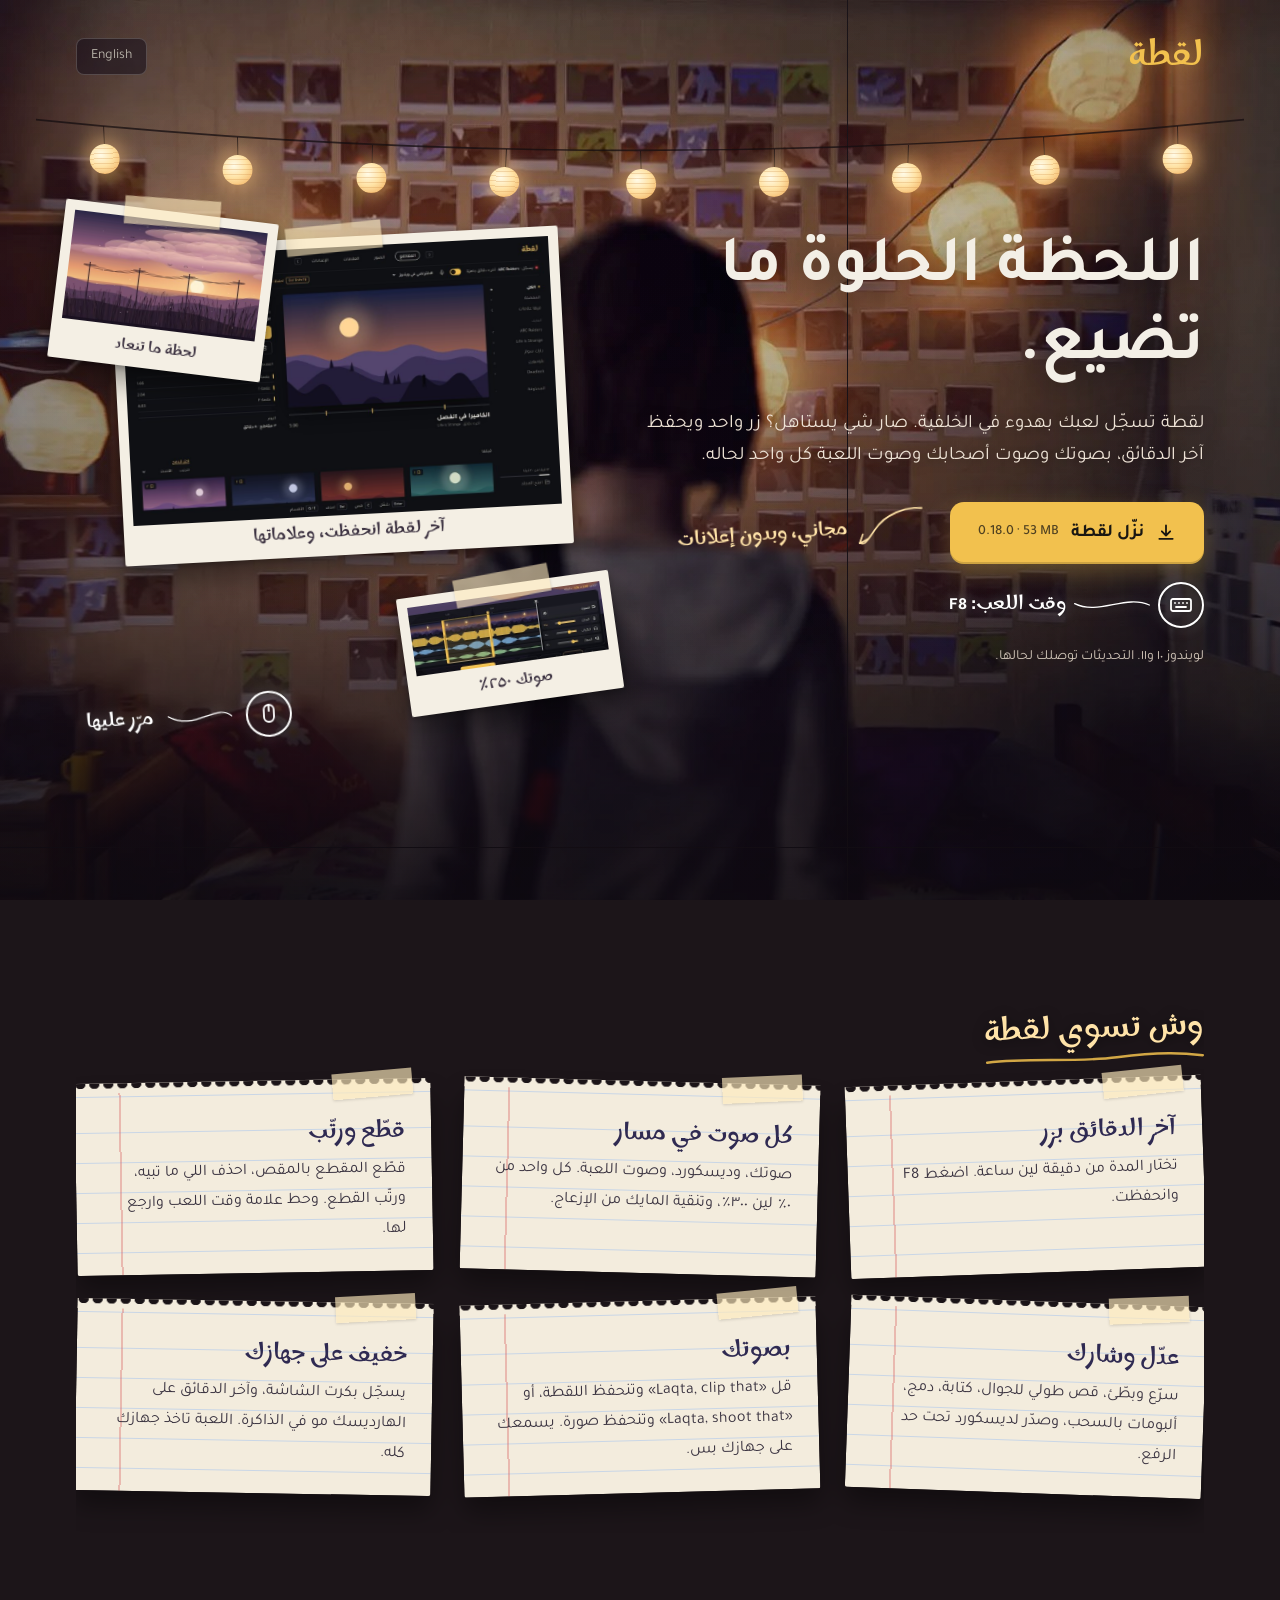
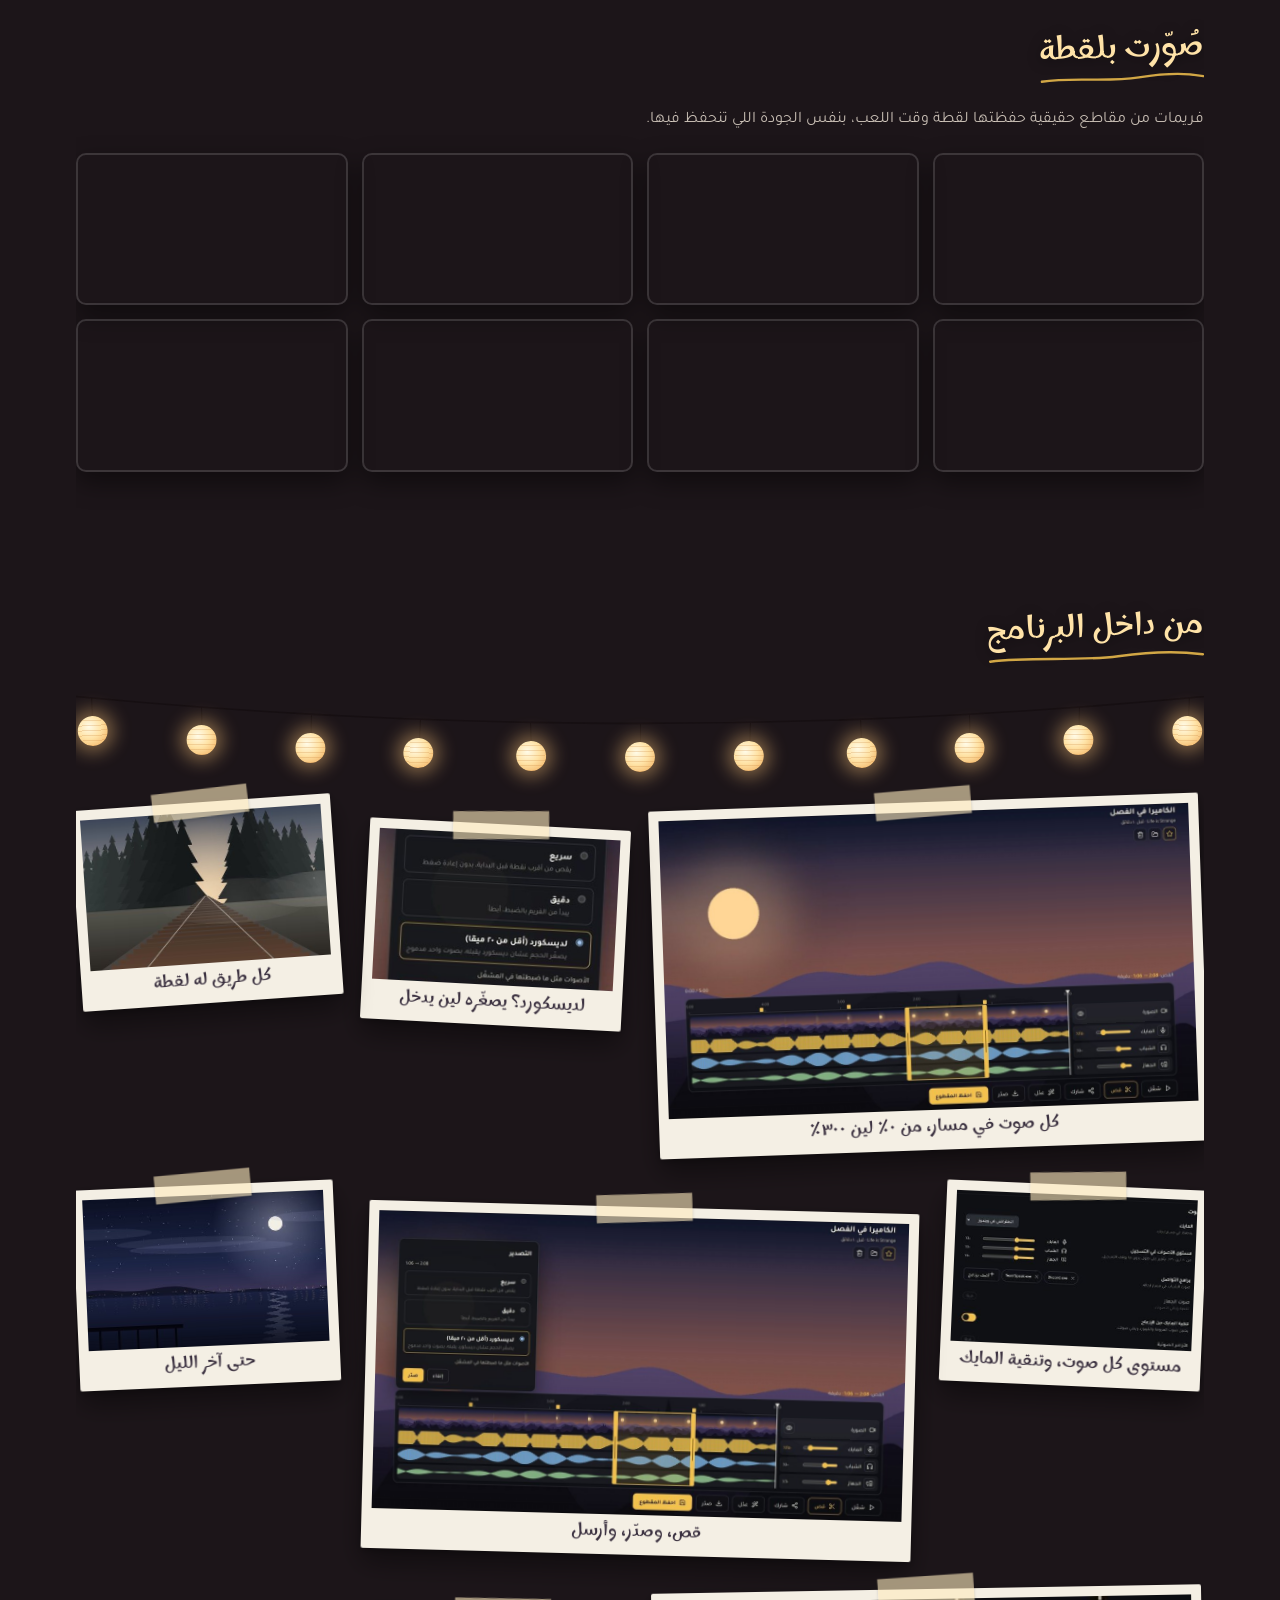
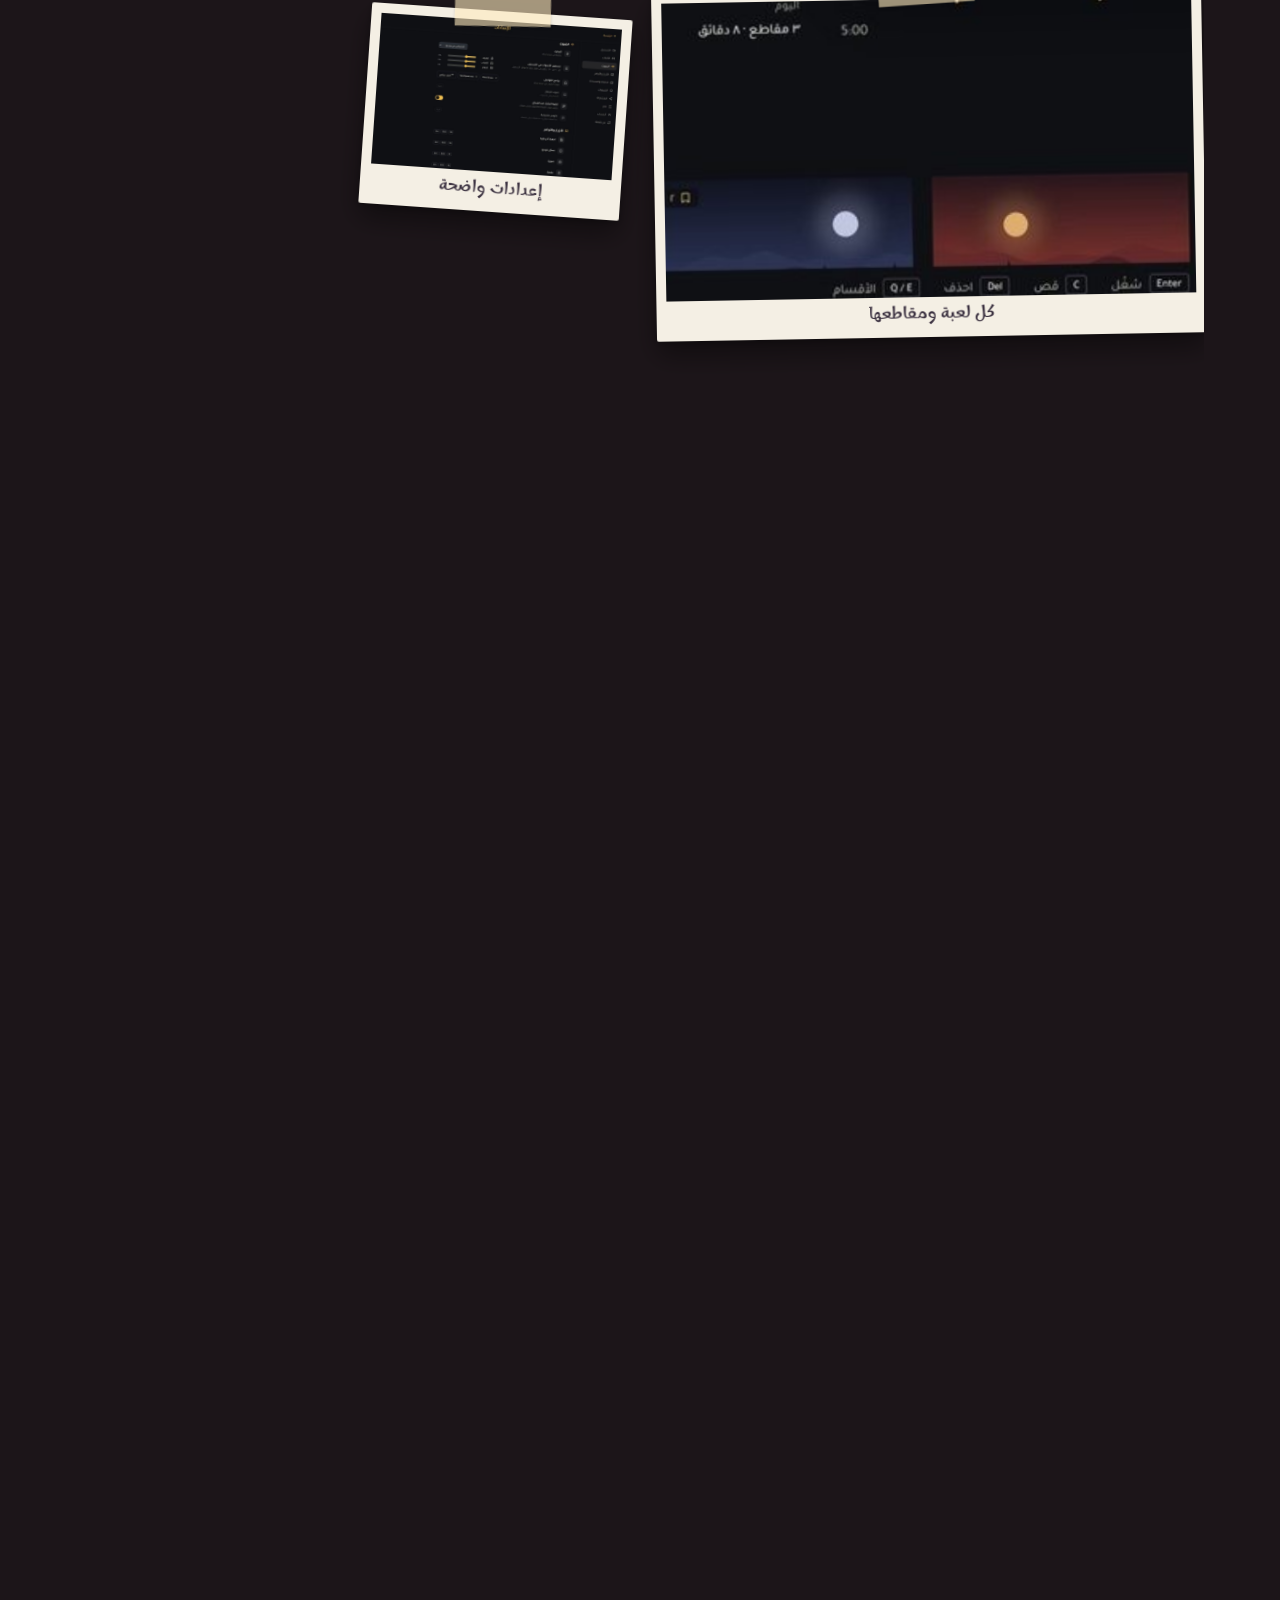
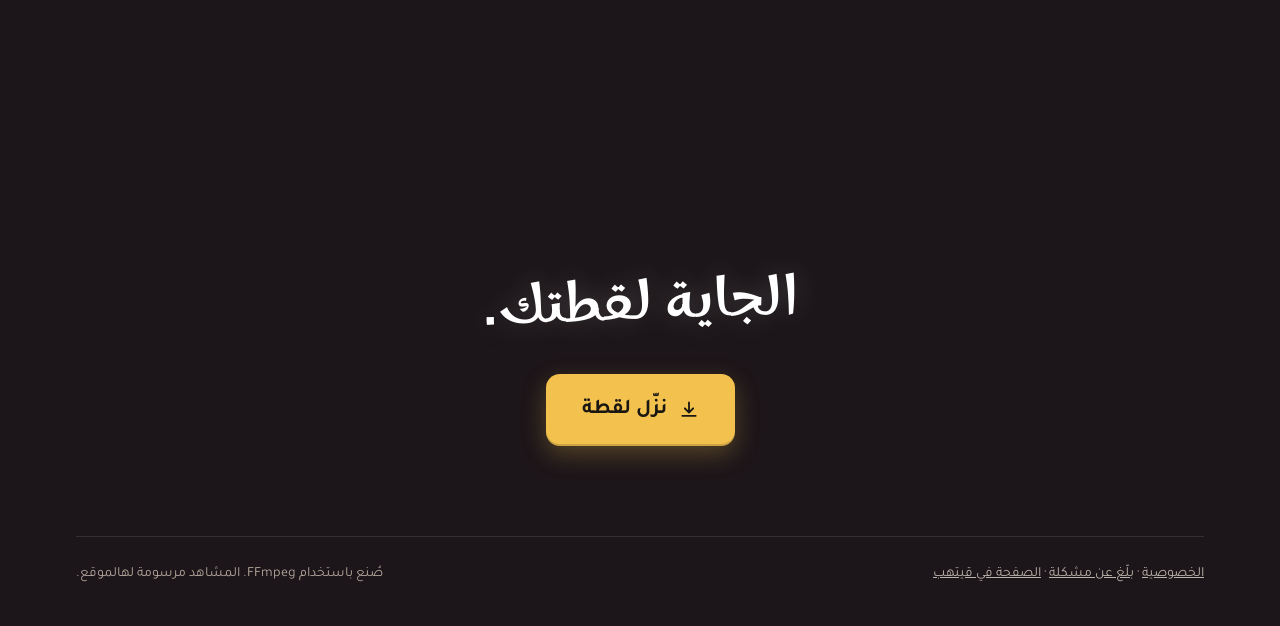
<file: index.html>
<!doctype html>
<html lang="ar" dir="rtl">
<head>
<meta charset="utf-8">
<meta name="viewport" content="width=device-width, initial-scale=1">
<title>لقطة</title>
<meta name="description" content="لقطة: مسجّل لقطات الألعاب لويندوز. زر واحد يحفظ آخر دقائق لعبك، كل صوت في مسار، مجاني وبدون إعلانات.">
<meta name="theme-color" content="#1c1519">
<link rel="icon" href="icon.svg" type="image/svg+xml">
<link rel="preload" as="image" href="media/room.jpg">
<link rel="stylesheet" href="fonts/fonts.css">
<link rel="stylesheet" href="style.css">
<link rel="stylesheet" href="home.css">
</head>
<body class="home">
<!-- Four original drawn scenes behind the page (blur baked in). Scrolling into
     a section brings its scene in with a rewind-like ripple. -->
<div class="stage" aria-hidden="true">
  <div class="scene on" data-name="room" style="background-image:url(media/room.jpg)"></div>
  <div class="scene" data-name="hill" style="background-image:url(media/hill.jpg)"></div>
  <div class="scene" data-name="tracks" style="background-image:url(media/tracks.jpg)"></div>
  <div class="scene" data-name="night" style="background-image:url(media/night.jpg)"></div>
  <div class="ripple" id="ripple"></div>
  <div class="tint"></div>
  <div class="glow" id="glow"></div>
  <div class="edge"></div>
</div>
<div class="ring" id="ring" aria-hidden="true"></div>

<div class="wrap">
  <header class="top">
    <a class="logo" href="./">لقطة</a>
    <button class="lang" id="lang" type="button">English</button>
  </header>

  <main>
    <!-- 1. The room: a string of lanterns over the photos -->
    <section class="hero" data-scene="room">
      <div class="lights" data-count="9" aria-hidden="true"></div>
      <div class="collage" data-reveal>
        <figure class="polaroid tilt p-main" style="--r:-3deg">
          <span class="tape"></span>
          <img decoding="async" src="shots/home.jpg" width="1120" height="700" alt="الشاشة الرئيسية في لقطة" data-alt-ar="الشاشة الرئيسية في لقطة" data-alt-en="Laqta's home screen">
          <figcaption class="hand" data-ar="آخر لقطة انحفظت، وعلاماتها" data-en="the last save, with its markers">آخر لقطة انحفظت، وعلاماتها</figcaption>
        </figure>
        <figure class="polaroid tilt p-side p-a" style="--r:7deg">
          <span class="tape"></span>
          <img decoding="async" src="shots/scene-hill.jpg" width="520" height="293" alt="" loading="eager">
          <figcaption class="hand" data-ar="لحظة ما تنعاد" data-en="a moment that won't come back">لحظة ما تنعاد</figcaption>
        </figure>
        <figure class="polaroid tilt p-side p-b" style="--r:-8deg">
          <span class="tape"></span>
          <img decoding="async" src="shots/crop-timeline.jpg" width="620" height="219" alt="" loading="eager">
          <figcaption class="hand" data-ar="صوتك ٢٥٠٪" data-en="your voice at 250%">صوتك ٢٥٠٪</figcaption>
        </figure>
        <div class="hint hint-look" aria-hidden="true">
          <span class="hint-dot"><svg viewBox="0 0 24 24"><rect x="7" y="3" width="10" height="17" rx="5"/><path d="M12 3v6"/></svg></span>
          <svg class="hint-line" viewBox="0 0 120 60"><path class="draw" d="M4 30 C 30 6, 70 54, 116 26"/></svg>
          <span class="hand hint-label" data-ar="مرّر عليها" data-en="hover them">مرّر عليها</span>
        </div>
      </div>
      <div class="hero-text">
        <h1 class="split" data-ar="اللحظة الحلوة ما تضيع." data-en="The good moment doesn't get away.">اللحظة الحلوة ما تضيع.</h1>
        <p class="lead" data-reveal data-ar="لقطة تسجّل لعبك بهدوء في الخلفية. صار شي يستاهل؟ زر واحد ويحفظ آخر الدقائق، بصوتك وصوت أصحابك وصوت اللعبة كل واحد لحاله."
           data-en="Laqta records your game quietly in the background. Something worth keeping? One key saves the last minutes, with your voice, your friends' and the game each on its own track.">لقطة تسجّل لعبك بهدوء في الخلفية. صار شي يستاهل؟ زر واحد ويحفظ آخر الدقائق، بصوتك وصوت أصحابك وصوت اللعبة كل واحد لحاله.</p>
        <div class="dl-row" data-reveal>
          <a class="dl magnet" href="https://github.com/ldo2x/laqta/releases/download/v0.18.0/Laqta_0.18.0_x64-setup.exe" id="dl"><svg class="ic" viewBox="0 0 24 24" aria-hidden="true"><path d="M12 3v12m0 0-5-5m5 5 5-5M4 19h16"/></svg><span data-ar="نزّل لقطة" data-en="Download Laqta">نزّل لقطة</span> <small dir="ltr">0.18.0 · 53 MB</small></a>
          <div class="note note-dl">
            <svg class="arrow" viewBox="0 0 120 70" aria-hidden="true"><path class="draw" d="M112 8 C 86 4, 52 14, 34 38 S 14 60, 8 58"/><path class="draw" d="M8 58 L 22 52 M8 58 L 14 44"/></svg>
            <span class="hand" data-ar="مجاني، وبدون إعلانات" data-en="free, and no ads">مجاني، وبدون إعلانات</span>
          </div>
        </div>
        <div class="hint hint-keys" data-reveal aria-hidden="true">
          <span class="hint-dot"><svg viewBox="0 0 24 24"><rect x="2" y="6" width="20" height="12" rx="2"/><path d="M6 10h.01M10 10h.01M14 10h.01M18 10h.01M7 14h10"/></svg></span>
          <svg class="hint-line" viewBox="0 0 120 40"><path class="draw" d="M4 20 C 40 4, 80 36, 116 18"/></svg>
          <span class="hand hint-label"><span data-ar="وقت اللعب:" data-en="mid-game:">وقت اللعب:</span> <span class="keys" dir="ltr">F8</span></span>
        </div>
        <div class="meta" data-reveal data-ar="لويندوز ١٠ و١١. التحديثات توصلك لحالها." data-en="For Windows 10 and 11. Updates arrive by themselves.">لويندوز ١٠ و١١. التحديثات توصلك لحالها.</div>
      </div>
    </section>

    <!-- 2. Golden hour: pages torn from a notebook -->
    <section class="block journal" data-scene="hill">
      <h2 data-reveal><span class="hand kicker" data-ar="وش تسوي لقطة" data-en="what it does">وش تسوي لقطة</span></h2>
      <div class="pages">
        <article class="page" data-reveal style="--r:-2deg"><span class="tape"></span><b class="hand" data-ar="آخر الدقائق بزر" data-en="The last minutes, one key">آخر الدقائق بزر</b>
          <p data-ar="تختار المدة من دقيقة لين ساعة. اضغط F8 وانحفظت." data-en="Pick from a minute to an hour. Press F8 and it's saved.">تختار المدة من دقيقة لين ساعة. اضغط F8 وانحفظت.</p></article>
        <article class="page" data-reveal style="--r:1.5deg"><span class="tape"></span><b class="hand" data-ar="كل صوت في مسار" data-en="Every sound on its own track">كل صوت في مسار</b>
          <p data-ar="صوتك، وديسكورد، وصوت اللعبة. كل واحد من ٠٪ لين ٣٠٠٪، وتنقية المايك من الإزعاج." data-en="Your mic, Discord and the game, each from 0% to 300%, with a mic noise filter.">صوتك، وديسكورد، وصوت اللعبة. كل واحد من ٠٪ لين ٣٠٠٪، وتنقية المايك من الإزعاج.</p></article>
        <article class="page" data-reveal style="--r:-1deg"><span class="tape"></span><b class="hand" data-ar="قطّع ورتّب" data-en="Cut and arrange">قطّع ورتّب</b>
          <p data-ar="قطّع المقطع بالمقص، احذف اللي ما تبيه، ورتّب القطع. وحط علامة وقت اللعب وارجع لها." data-en="Cut the clip with the cutter, delete what you don't want, reorder the pieces. Drop markers mid-game.">قطّع المقطع بالمقص، احذف اللي ما تبيه، ورتّب القطع. وحط علامة وقت اللعب وارجع لها.</p></article>
        <article class="page" data-reveal style="--r:2deg"><span class="tape"></span><b class="hand" data-ar="عدّل وشارك" data-en="Edit and share">عدّل وشارك</b>
          <p data-ar="سرّع وبطّئ، قص طولي للجوال، كتابة، دمج، ألبومات بالسحب، وصدّر لديسكورد تحت حد الرفع." data-en="Speed, a vertical cut, text, merge, albums by dragging, and Discord-sized export.">سرّع وبطّئ، قص طولي للجوال، كتابة، دمج، ألبومات بالسحب، وصدّر لديسكورد تحت حد الرفع.</p></article>
        <article class="page" data-reveal style="--r:-1.5deg"><span class="tape"></span><b class="hand" data-ar="بصوتك" data-en="By voice">بصوتك</b>
          <p data-ar="قل «Laqta, clip that» وتنحفظ اللقطة، أو «Laqta, shoot that» وتنحفظ صورة. يسمعك على جهازك بس." data-en="Say “Laqta, clip that” to save, or “Laqta, shoot that” for a picture. It listens on your PC only.">قل «Laqta, clip that» وتنحفظ اللقطة، أو «Laqta, shoot that» وتنحفظ صورة. يسمعك على جهازك بس.</p></article>
        <article class="page" data-reveal style="--r:1deg"><span class="tape"></span><b class="hand" data-ar="خفيف على جهازك" data-en="Light on your PC">خفيف على جهازك</b>
          <p data-ar="يسجّل بكرت الشاشة، وآخر الدقائق على الهارديسك مو في الذاكرة. اللعبة تاخذ جهازك كله." data-en="It records with your graphics card, and the last minutes live on disk, not in memory.">يسجّل بكرت الشاشة، وآخر الدقائق على الهارديسك مو في الذاكرة. اللعبة تاخذ جهازك كله.</p></article>
      </div>
    </section>

    <!-- Frames from real clips saved with Laqta -->
    <section class="block shot-wall" data-scene="hill">
      <h2 data-reveal><span class="hand kicker" data-ar="صُوّرت بلقطة" data-en="caught with laqta">صُوّرت بلقطة</span></h2>
      <p class="frames-note" data-reveal data-ar="فريمات من مقاطع حقيقية حفظتها لقطة وقت اللعب، بنفس الجودة اللي تنحفظ فيها." data-en="Frames from real clips Laqta saved mid-game, at the quality they were saved in.">فريمات من مقاطع حقيقية حفظتها لقطة وقت اللعب، بنفس الجودة اللي تنحفظ فيها.</p>
      <div class="frames">
          <img src="media/frames/f1.jpg" width="960" height="540" loading="lazy" decoding="async" alt="" data-reveal>
          <img src="media/frames/f2.jpg" width="960" height="540" loading="lazy" decoding="async" alt="" data-reveal>
          <img src="media/frames/f3.jpg" width="960" height="540" loading="lazy" decoding="async" alt="" data-reveal>
          <img src="media/frames/f4.jpg" width="960" height="540" loading="lazy" decoding="async" alt="" data-reveal>
          <img src="media/frames/f5.jpg" width="960" height="540" loading="lazy" decoding="async" alt="" data-reveal>
          <img src="media/frames/f6.jpg" width="960" height="540" loading="lazy" decoding="async" alt="" data-reveal>
          <img src="media/frames/f7.jpg" width="960" height="540" loading="lazy" decoding="async" alt="" data-reveal>
          <img src="media/frames/f8.jpg" width="960" height="540" loading="lazy" decoding="async" alt="" data-reveal>
      </div>
    </section>

    <!-- 3. Along the tracks: the photo wall -->
    <section class="block wall" data-scene="tracks">
      <h2 data-reveal><span class="hand kicker" data-ar="من داخل البرنامج" data-en="inside the app">من داخل البرنامج</span></h2>
      <div class="lights" data-count="11" aria-hidden="true"></div>
      <div class="photos">
        <figure class="polaroid tilt w2" data-reveal style="--r:-2deg"><span class="tape"></span>
          <img decoding="async" src="shots/editor.jpg" width="1120" height="700" loading="lazy" alt="التايم لاين" data-alt-ar="التايم لاين: الصورة وكل صوت في مسار" data-alt-en="The timeline: the picture and each sound on its own lane">
          <figcaption class="hand" data-ar="كل صوت في مسار، من ٠٪ لين ٣٠٠٪" data-en="every sound on its lane, 0% to 300%">كل صوت في مسار، من ٠٪ لين ٣٠٠٪</figcaption></figure>
        <figure class="polaroid tilt" data-reveal style="--r:3deg"><span class="tape"></span>
          <img decoding="async" src="shots/crop-export.jpg" width="560" height="560" loading="lazy" alt="التصدير" data-alt-ar="التصدير: سريع أو دقيق أو لديسكورد" data-alt-en="Export: fast, precise, or for Discord">
          <figcaption class="hand" data-ar="لديسكورد؟ يصغّره لين يدخل" data-en="for Discord? it fits it in">لديسكورد؟ يصغّره لين يدخل</figcaption></figure>
        <figure class="polaroid tilt" data-reveal style="--r:-4deg"><span class="tape"></span>
          <img decoding="async" src="shots/scene-tracks.jpg" width="520" height="293" loading="lazy" alt="">
          <figcaption class="hand" data-ar="كل طريق له لقطة" data-en="every road has a moment">كل طريق له لقطة</figcaption></figure>
        <figure class="polaroid tilt" data-reveal style="--r:2.5deg"><span class="tape"></span>
          <img decoding="async" src="shots/crop-sound.jpg" width="560" height="440" loading="lazy" alt="إعدادات الصوت" data-alt-ar="إعدادات الصوت" data-alt-en="Sound settings">
          <figcaption class="hand" data-ar="مستوى كل صوت، وتنقية المايك" data-en="each sound's level, and a mic filter">مستوى كل صوت، وتنقية المايك</figcaption></figure>
        <figure class="polaroid tilt w2" data-reveal style="--r:1.5deg"><span class="tape"></span>
          <img decoding="async" src="shots/share.jpg" width="1120" height="700" loading="lazy" alt="المشغّل والتصدير" data-alt-ar="المشغّل ونافذة التصدير" data-alt-en="The player and the export window">
          <figcaption class="hand" data-ar="قص، وصدّر، وأرسل" data-en="cut, export, send">قص، وصدّر، وأرسل</figcaption></figure>
        <figure class="polaroid tilt" data-reveal style="--r:-2.5deg"><span class="tape"></span>
          <img decoding="async" src="shots/scene-night.jpg" width="520" height="293" loading="lazy" alt="">
          <figcaption class="hand" data-ar="حتى آخر الليل" data-en="until late at night">حتى آخر الليل</figcaption></figure>
        <figure class="polaroid tilt w2" data-reveal style="--r:-1deg"><span class="tape"></span>
          <img decoding="async" src="shots/crop-clips.jpg" width="700" height="300" loading="lazy" alt="المقاطع حسب اللعبة" data-alt-ar="المقاطع مرتبة حسب اللعبة" data-alt-en="Clips sorted by game">
          <figcaption class="hand" data-ar="كل لعبة ومقاطعها" data-en="every game and its clips">كل لعبة ومقاطعها</figcaption></figure>
        <figure class="polaroid tilt" data-reveal style="--r:4deg"><span class="tape"></span>
          <img decoding="async" src="shots/settings.jpg" width="1120" height="700" loading="lazy" alt="الإعدادات" data-alt-ar="الإعدادات" data-alt-en="Settings">
          <figcaption class="hand" data-ar="إعدادات واضحة" data-en="clear settings">إعدادات واضحة</figcaption></figure>
      </div>
    </section>

    <!-- 4. Night: the comparison, the install note, the last call -->
    <section class="block" data-scene="night">
      <h2 data-reveal><span class="hand kicker" data-ar="لقطة، ميدال، وإنفيديا" data-en="laqta, medal and nvidia">لقطة، ميدال، وإنفيديا</span></h2>
      <div class="vs" data-reveal role="table" aria-label="مقارنة لقطة وميدال وإنفيديا" data-aria-ar="مقارنة لقطة وميدال وإنفيديا" data-aria-en="Laqta, Medal and NVIDIA compared">
        <div class="vs-row vs-head" role="row">
          <span role="columnheader"></span>
          <span class="us" role="columnheader"><b data-ar="لقطة" data-en="Laqta">لقطة</b><i class="hand note-us" data-ar="هذا احنا" data-en="that's us">هذا احنا</i></span>
          <span role="columnheader"><b>Medal</b></span>
          <span role="columnheader"><b>NVIDIA App</b></span>
        </div>
        <div class="vs-row" role="row">
          <span role="rowheader" data-ar="مجاني بالكامل، بدون إعلانات" data-en="Completely free, no ads">مجاني بالكامل، بدون إعلانات</span>
          <span class="us yes" role="cell"><i class="ok" role="img" aria-label="نعم" data-aria-ar="نعم" data-aria-en="Yes"></i></span>
          <span class="no" role="cell" data-ar="المجاني فيه إعلانات" data-en="ads on the free plan">المجاني فيه إعلانات</span>
          <span class="yes" role="cell"><i class="ok" role="img" aria-label="نعم" data-aria-ar="نعم" data-aria-en="Yes"></i></span>
        </div>
        <div class="vs-row" role="row">
          <span role="rowheader" data-ar="يشتغل مع إنفيديا وإي إم دي وإنتل" data-en="Works with NVIDIA, AMD and Intel">يشتغل مع إنفيديا وإي إم دي وإنتل</span>
          <span class="us yes" role="cell"><i class="ok" role="img" aria-label="نعم" data-aria-ar="نعم" data-aria-en="Yes"></i></span>
          <span class="yes" role="cell"><i class="ok" role="img" aria-label="نعم" data-aria-ar="نعم" data-aria-en="Yes"></i></span>
          <span class="no" role="cell" data-ar="كروت إنفيديا بس" data-en="NVIDIA cards only">كروت إنفيديا بس</span>
        </div>
        <div class="vs-row" role="row">
          <span role="rowheader" data-ar="صوت الشباب في مسار لحاله" data-en="Voice chat on its own track">صوت الشباب في مسار لحاله</span>
          <span class="us yes" role="cell"><i class="ok" role="img" aria-label="نعم" data-aria-ar="نعم" data-aria-en="Yes"></i></span>
          <span class="yes" role="cell"><i class="ok" role="img" aria-label="نعم" data-aria-ar="نعم" data-aria-en="Yes"></i></span>
          <span class="no" role="cell" data-ar="مسارين: اللعبة والمايك" data-en="two tracks: game and mic">مسارين: اللعبة والمايك</span>
        </div>
        <div class="vs-row" role="row">
          <span role="rowheader" data-ar="تعديل بتايم لاين" data-en="Editing on a timeline">تعديل بتايم لاين</span>
          <span class="us yes" role="cell"><i class="ok" role="img" aria-label="نعم" data-aria-ar="نعم" data-aria-en="Yes"></i></span>
          <span class="yes" role="cell"><i class="ok" role="img" aria-label="نعم" data-aria-ar="نعم" data-aria-en="Yes"></i></span>
          <span class="no" role="cell" data-ar="قص بسيط" data-en="a basic trim">قص بسيط</span>
        </div>
        <div class="vs-row" role="row">
          <span role="rowheader" data-ar="ملف يدخل تحت حد ديسكورد" data-en="A file that fits Discord's limit">ملف يدخل تحت حد ديسكورد</span>
          <span class="us yes" role="cell"><i class="ok" role="img" aria-label="نعم" data-aria-ar="نعم" data-aria-en="Yes"></i></span>
          <span class="no" role="cell" data-ar="يشارك رابط من موقعهم" data-en="shares a link to its site">يشارك رابط من موقعهم</span>
          <span class="no" role="cell"><i class="nope" role="img" aria-label="لا" data-aria-ar="لا" data-aria-en="No"></i></span>
        </div>
        <div class="vs-row" role="row">
          <span role="rowheader" data-ar="واجهة عربية من أول يوم، بلهجتنا" data-en="Arabic from day one, in our dialect">واجهة عربية من أول يوم، بلهجتنا</span>
          <span class="us yes" role="cell"><i class="ok" role="img" aria-label="نعم" data-aria-ar="نعم" data-aria-en="Yes"></i></span>
          <span role="cell" class="dim">—</span>
          <span role="cell" class="dim">—</span>
        </div>
      </div>
      <p class="vs-sum" data-reveal data-ar="باختصار: مجانية بالكامل زي إنفيديا، وتشتغل على أي كرت زي ميدال، وفوقها صوت الشباب بمسار لحاله، وتعديل كامل، وملف جاهز لديسكورد."
         data-en="In short: completely free like NVIDIA's, on any card like Medal, plus voice chat on its own track, a full editor, and a file ready for Discord.">باختصار: مجانية بالكامل زي إنفيديا، وتشتغل على أي كرت زي ميدال، وفوقها صوت الشباب بمسار لحاله، وتعديل كامل، وملف جاهز لديسكورد.</p>
      <p class="vs-fine" data-ar="حسب اللي تعلنه الشركات في نوفمبر ٢٠٢٦. ميدال وإنفيديا علامات تجارية لأصحابها، ولقطة ما لها علاقة فيهم."
         data-en="Based on what each company publishes, November 2026. Medal and NVIDIA are trademarks of their owners; Laqta is not affiliated with them.">حسب اللي تعلنه الشركات في نوفمبر ٢٠٢٦. ميدال وإنفيديا علامات تجارية لأصحابها، ولقطة ما لها علاقة فيهم.</p>
    </section>

    <section class="block install" data-scene="night">
      <div class="install-grid">
        <div data-reveal>
          <h2><span class="hand kicker" data-ar="ويندوز حذّرك؟" data-en="windows warned you?">ويندوز حذّرك؟</span></h2>
          <ol class="steps">
            <li data-ar="لقطة جديدة وما عليها توقيع مدفوع للحين، فويندوز يطلع شاشة زرقاء أول مرة." data-en="Laqta is new and has no paid signature yet, so Windows shows a blue screen the first time.">لقطة جديدة وما عليها توقيع مدفوع للحين، فويندوز يطلع شاشة زرقاء أول مرة.</li>
            <li data-ar="اضغط «معلومات إضافية» (More info)." data-en="Press “More info”.">اضغط «معلومات إضافية» (More info).</li>
            <li data-ar="بعدها «تشغيل على أي حال» (Run anyway)، ويكمل التثبيت عادي." data-en="Then “Run anyway”, and the install carries on.">بعدها «تشغيل على أي حال» (Run anyway)، ويكمل التثبيت عادي.</li>
          </ol>
          <h2 class="need"><span class="hand kicker" data-ar="تحتاج" data-en="you need">تحتاج</span></h2>
          <ul class="req">
            <li data-ar="ويندوز ١٠ أو ١١، ٦٤ بت" data-en="Windows 10 or 11, 64-bit">ويندوز ١٠ أو ١١، ٦٤ بت</li>
            <li data-ar="كرت شاشة فيه مسجّل فيديو (أغلب كروت إنفيديا وإي إم دي وإنتل)" data-en="A graphics card with a video encoder (most NVIDIA, AMD and Intel)">كرت شاشة فيه مسجّل فيديو (أغلب كروت إنفيديا وإي إم دي وإنتل)</li>
            <li data-ar="حساب في لقطة، أو دخول بجوجل" data-en="A Laqta account, or sign in with Google">حساب في لقطة، أو دخول بجوجل</li>
          </ul>
        </div>
        <div class="ss-wrap" data-reveal>
          <div class="ss" aria-hidden="true">
            <h4>Windows protected your PC</h4>
            <p>Microsoft Defender SmartScreen prevented an unrecognized app from starting.</p>
            <span class="more">More info</span>
            <div class="btns"><span class="run">Run anyway</span><span>Don't run</span></div>
          </div>
          <div class="hint hint-ss" aria-hidden="true">
            <span class="hint-dot"><svg viewBox="0 0 24 24"><path d="M5 3l14 9-6 1.5L10 20z"/></svg></span>
            <svg class="hint-line" viewBox="0 0 120 40"><path class="draw" d="M4 20 C 40 4, 80 36, 116 18"/></svg>
            <span class="hand hint-label" data-ar="هنا، بعدين هنا" data-en="here, then here">هنا، بعدين هنا</span>
          </div>
        </div>
      </div>
    </section>

    <section class="final" data-scene="night" data-reveal>
      <p class="hand final-note" data-ar="الجاية لقطتك." data-en="the next one's yours.">الجاية لقطتك.</p>
      <a class="dl magnet big" href="https://github.com/ldo2x/laqta/releases/download/v0.18.0/Laqta_0.18.0_x64-setup.exe"><svg class="ic" viewBox="0 0 24 24" aria-hidden="true"><path d="M12 3v12m0 0-5-5m5 5 5-5M4 19h16"/></svg><span data-ar="نزّل لقطة" data-en="Download Laqta">نزّل لقطة</span></a>
    </section>
  </main>

  <footer>
    <span><a href="privacy.html" data-ar="الخصوصية" data-en="Privacy">الخصوصية</a> · <a href="https://github.com/ldo2x/laqta/issues" data-ar="بلّغ عن مشكلة" data-en="Report a problem">بلّغ عن مشكلة</a> · <a href="https://github.com/ldo2x/laqta" data-ar="الصفحة في قيتهب" data-en="On GitHub">الصفحة في قيتهب</a></span>
    <span data-ar="صُنع باستخدام FFmpeg. المشاهد مرسومة لهالموقع." data-en="Built with FFmpeg. The scenes were drawn for this site.">صُنع باستخدام FFmpeg. المشاهد مرسومة لهالموقع.</span>
  </footer>
</div>
<script src="site.js"></script>
</body>
</html>
</file>
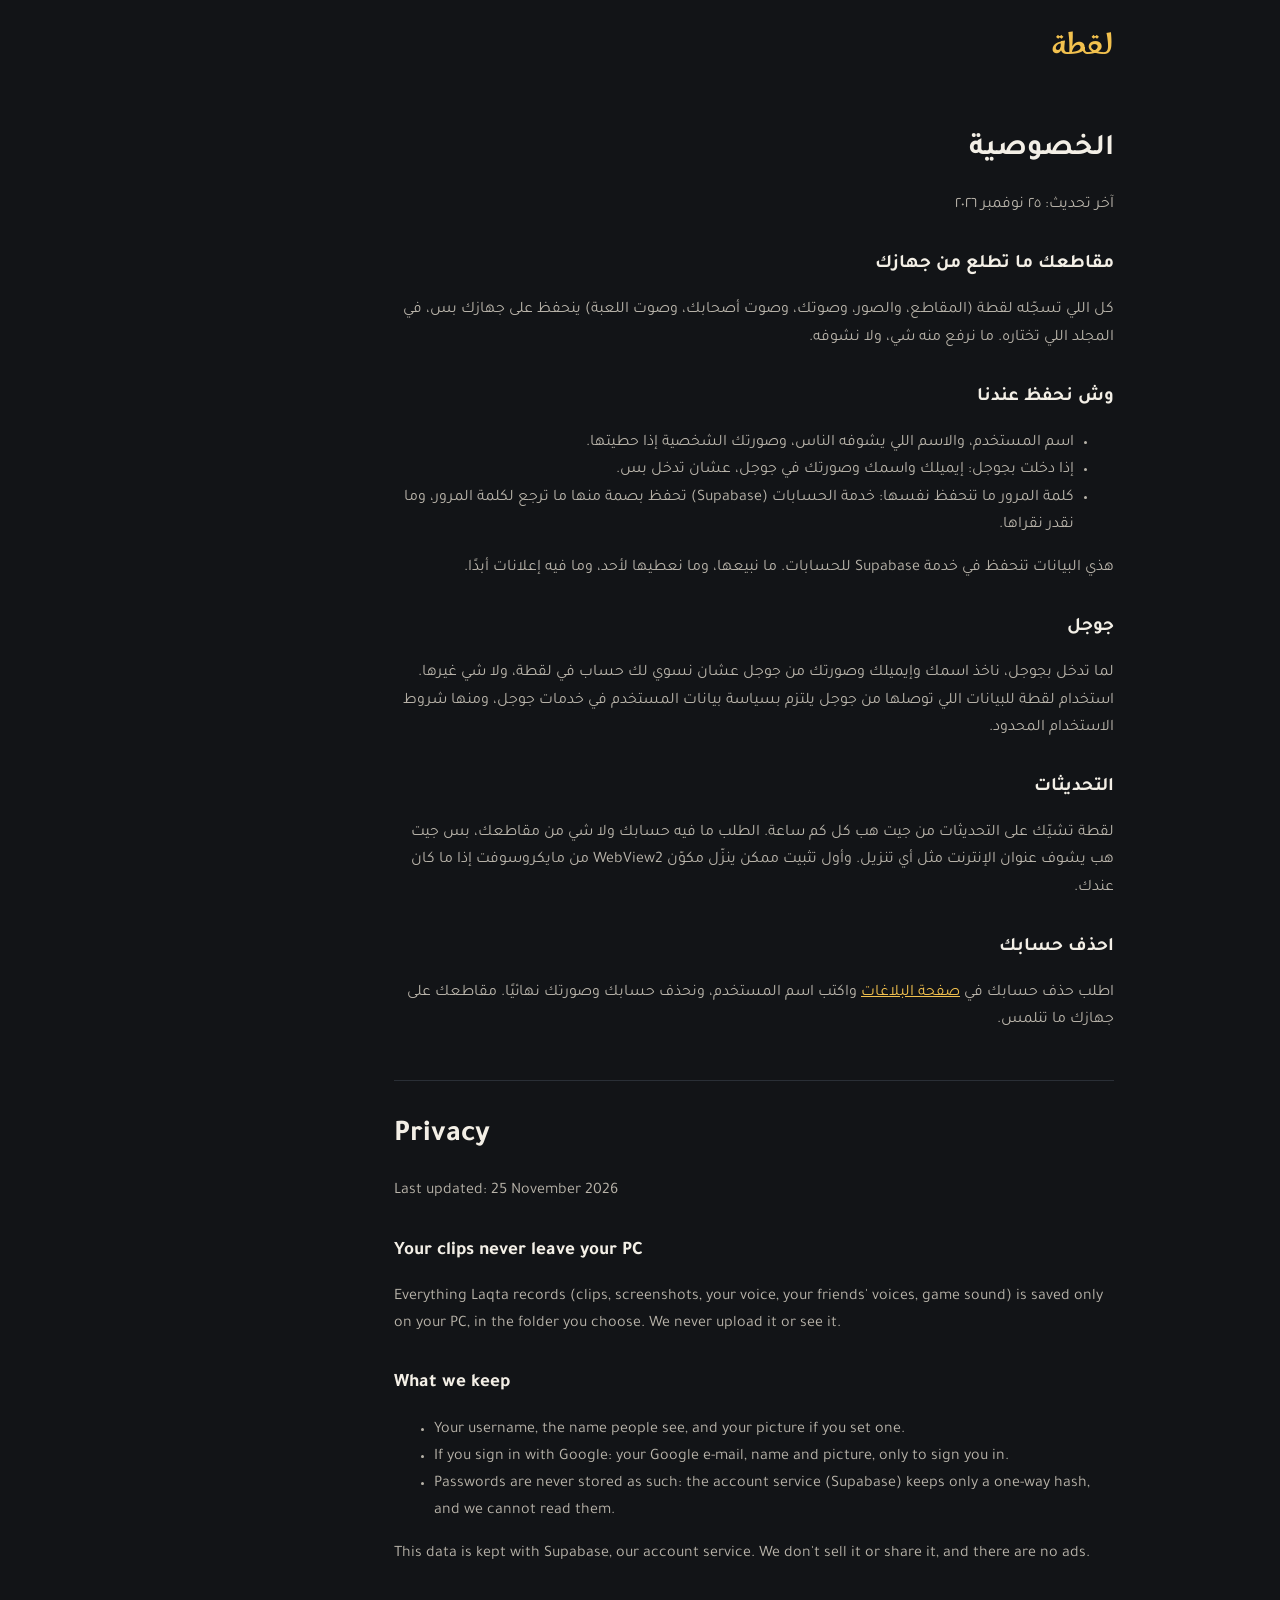
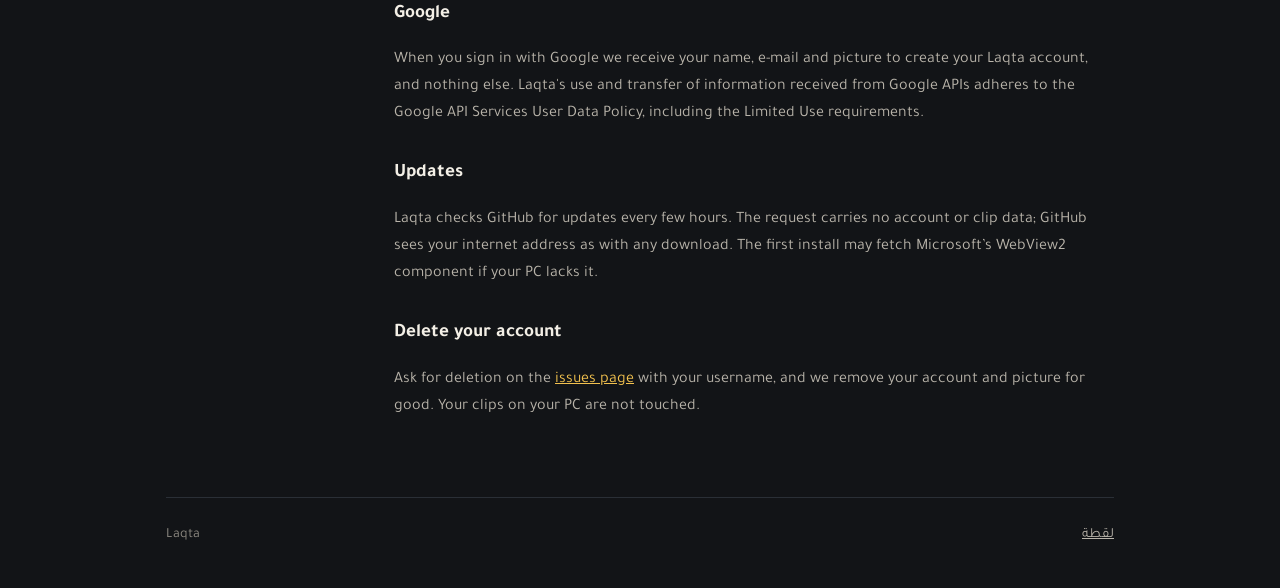
<file: privacy.html>
<!doctype html>
<html lang="ar" dir="rtl">
<head>
<meta charset="utf-8">
<meta name="viewport" content="width=device-width, initial-scale=1">
<title>خصوصية لقطة</title>
<link rel="icon" href="icon.svg" type="image/svg+xml">
<link rel="stylesheet" href="fonts/fonts.css">
<link rel="stylesheet" href="style.css">
</head>
<body>
<div class="wrap">
  <header class="top"><a class="logo" href="./">لقطة</a></header>
  <main class="doc">
    <h1>الخصوصية</h1>
    <p>آخر تحديث: ٢٥ نوفمبر ٢٠٢٦</p>

    <h2>مقاطعك ما تطلع من جهازك</h2>
    <p>كل اللي تسجّله لقطة (المقاطع، والصور، وصوتك، وصوت أصحابك، وصوت اللعبة) ينحفظ على جهازك بس، في المجلد اللي تختاره. ما نرفع منه شي، ولا نشوفه.</p>

    <h2>وش نحفظ عندنا</h2>
    <ul>
      <li>اسم المستخدم، والاسم اللي يشوفه الناس، وصورتك الشخصية إذا حطيتها.</li>
      <li>إذا دخلت بجوجل: إيميلك واسمك وصورتك في جوجل، عشان تدخل بس.</li>
      <li>كلمة المرور ما تنحفظ نفسها: خدمة الحسابات (Supabase) تحفظ بصمة منها ما ترجع لكلمة المرور، وما نقدر نقراها.</li>
    </ul>
    <p>هذي البيانات تنحفظ في خدمة Supabase للحسابات. ما نبيعها، وما نعطيها لأحد، وما فيه إعلانات أبدًا.</p>

    <h2>جوجل</h2>
    <p>لما تدخل بجوجل، ناخذ اسمك وإيميلك وصورتك من جوجل عشان نسوي لك حساب في لقطة، ولا شي غيرها. استخدام لقطة للبيانات اللي توصلها من جوجل يلتزم بسياسة بيانات المستخدم في خدمات جوجل، ومنها شروط الاستخدام المحدود.</p>

    <h2>التحديثات</h2>
    <p>لقطة تشيّك على التحديثات من جيت هب كل كم ساعة. الطلب ما فيه حسابك ولا شي من مقاطعك، بس جيت هب يشوف عنوان الإنترنت مثل أي تنزيل. وأول تثبيت ممكن ينزّل مكوّن WebView2 من مايكروسوفت إذا ما كان عندك.</p>

    <h2>احذف حسابك</h2>
    <p>اطلب حذف حسابك في <a href="https://github.com/ldo2x/laqta/issues">صفحة البلاغات</a> واكتب اسم المستخدم، ونحذف حسابك وصورتك نهائيًا. مقاطعك على جهازك ما تنلمس.</p>

    <section class="en">
      <h1>Privacy</h1>
      <p>Last updated: 25 November 2026</p>
      <h2>Your clips never leave your PC</h2>
      <p>Everything Laqta records (clips, screenshots, your voice, your friends' voices, game sound) is saved only on your PC, in the folder you choose. We never upload it or see it.</p>
      <h2>What we keep</h2>
      <ul>
        <li>Your username, the name people see, and your picture if you set one.</li>
        <li>If you sign in with Google: your Google e-mail, name and picture, only to sign you in.</li>
        <li>Passwords are never stored as such: the account service (Supabase) keeps only a one-way hash, and we cannot read them.</li>
      </ul>
      <p>This data is kept with Supabase, our account service. We don't sell it or share it, and there are no ads.</p>
      <h2>Google</h2>
      <p>When you sign in with Google we receive your name, e-mail and picture to create your Laqta account, and nothing else. Laqta's use and transfer of information received from Google APIs adheres to the Google API Services User Data Policy, including the Limited Use requirements.</p>
      <h2>Updates</h2>
      <p>Laqta checks GitHub for updates every few hours. The request carries no account or clip data; GitHub sees your internet address as with any download. The first install may fetch Microsoft’s WebView2 component if your PC lacks it.</p>
      <h2>Delete your account</h2>
      <p>Ask for deletion on the <a href="https://github.com/ldo2x/laqta/issues">issues page</a> with your username, and we remove your account and picture for good. Your clips on your PC are not touched.</p>
    </section>
  </main>
  <footer><a href="./">لقطة</a><span>Laqta</span></footer>
</div>
</body>
</html>
</file>
<file: fonts/fonts.css>
/* Tajawal and Marhey (SIL Open Font License 1.1), see fonts/OFL-*.txt */
@font-face{font-family:'Marhey';font-style:normal;font-weight:400 600;font-display:swap;src:url(marhey-400-arabic.woff2) format('woff2');unicode-range:U+0600-06FF, U+0750-077F, U+0870-0891, U+0897-08E1, U+08E3-08FF, U+200C-200E, U+2010-2011, U+204F, U+2E41, U+FB50-FDFF, U+FE70-FE74, U+FE76-FEFC, U+102E0-102FB, U+10E60-10E7E, U+10EC2-10EC7, U+10EC9-10EEE, U+10EF0-10EFF, U+1EE00-1EE03, U+1EE05-1EE1F, U+1EE21-1EE22, U+1EE24, U+1EE27, U+1EE29-1EE32, U+1EE34-1EE37, U+1EE39, U+1EE3B, U+1EE42, U+1EE47, U+1EE49, U+1EE4B, U+1EE4D-1EE4F, U+1EE51-1EE52, U+1EE54, U+1EE57, U+1EE59, U+1EE5B, U+1EE5D, U+1EE5F, U+1EE61-1EE62, U+1EE64, U+1EE67-1EE6A, U+1EE6C-1EE72, U+1EE74-1EE77, U+1EE79-1EE7C, U+1EE7E, U+1EE80-1EE89, U+1EE8B-1EE9B, U+1EEA1-1EEA3, U+1EEA5-1EEA9, U+1EEAB-1EEBB, U+1EEF0-1EEF1;}
@font-face{font-family:'Marhey';font-style:normal;font-weight:400 600;font-display:swap;src:url(marhey-400-latin.woff2) format('woff2');unicode-range:U+0000-00FF, U+0131, U+0152-0153, U+02BB-02BC, U+02C6, U+02DA, U+02DC, U+0304, U+0308, U+0329, U+2000-206F, U+20AC, U+2122, U+2191, U+2193, U+2212, U+2215, U+FEFF, U+FFFD;}
@font-face{font-family:'Tajawal';font-style:normal;font-weight:400;font-display:swap;src:url(tajawal-400-arabic.woff2) format('woff2');unicode-range:U+0600-06FF, U+0750-077F, U+0870-0891, U+0897-08E1, U+08E3-08FF, U+200C-200E, U+2010-2011, U+204F, U+2E41, U+FB50-FDFF, U+FE70-FE74, U+FE76-FEFC, U+102E0-102FB, U+10E60-10E7E, U+10EC2-10EC7, U+10EC9-10EEE, U+10EF0-10EFF, U+1EE00-1EE03, U+1EE05-1EE1F, U+1EE21-1EE22, U+1EE24, U+1EE27, U+1EE29-1EE32, U+1EE34-1EE37, U+1EE39, U+1EE3B, U+1EE42, U+1EE47, U+1EE49, U+1EE4B, U+1EE4D-1EE4F, U+1EE51-1EE52, U+1EE54, U+1EE57, U+1EE59, U+1EE5B, U+1EE5D, U+1EE5F, U+1EE61-1EE62, U+1EE64, U+1EE67-1EE6A, U+1EE6C-1EE72, U+1EE74-1EE77, U+1EE79-1EE7C, U+1EE7E, U+1EE80-1EE89, U+1EE8B-1EE9B, U+1EEA1-1EEA3, U+1EEA5-1EEA9, U+1EEAB-1EEBB, U+1EEF0-1EEF1;}
@font-face{font-family:'Tajawal';font-style:normal;font-weight:400;font-display:swap;src:url(tajawal-400-latin.woff2) format('woff2');unicode-range:U+0000-00FF, U+0131, U+0152-0153, U+02BB-02BC, U+02C6, U+02DA, U+02DC, U+0304, U+0308, U+0329, U+2000-206F, U+20AC, U+2122, U+2191, U+2193, U+2212, U+2215, U+FEFF, U+FFFD;}
@font-face{font-family:'Tajawal';font-style:normal;font-weight:500;font-display:swap;src:url(tajawal-500-arabic.woff2) format('woff2');unicode-range:U+0600-06FF, U+0750-077F, U+0870-0891, U+0897-08E1, U+08E3-08FF, U+200C-200E, U+2010-2011, U+204F, U+2E41, U+FB50-FDFF, U+FE70-FE74, U+FE76-FEFC, U+102E0-102FB, U+10E60-10E7E, U+10EC2-10EC7, U+10EC9-10EEE, U+10EF0-10EFF, U+1EE00-1EE03, U+1EE05-1EE1F, U+1EE21-1EE22, U+1EE24, U+1EE27, U+1EE29-1EE32, U+1EE34-1EE37, U+1EE39, U+1EE3B, U+1EE42, U+1EE47, U+1EE49, U+1EE4B, U+1EE4D-1EE4F, U+1EE51-1EE52, U+1EE54, U+1EE57, U+1EE59, U+1EE5B, U+1EE5D, U+1EE5F, U+1EE61-1EE62, U+1EE64, U+1EE67-1EE6A, U+1EE6C-1EE72, U+1EE74-1EE77, U+1EE79-1EE7C, U+1EE7E, U+1EE80-1EE89, U+1EE8B-1EE9B, U+1EEA1-1EEA3, U+1EEA5-1EEA9, U+1EEAB-1EEBB, U+1EEF0-1EEF1;}
@font-face{font-family:'Tajawal';font-style:normal;font-weight:500;font-display:swap;src:url(tajawal-500-latin.woff2) format('woff2');unicode-range:U+0000-00FF, U+0131, U+0152-0153, U+02BB-02BC, U+02C6, U+02DA, U+02DC, U+0304, U+0308, U+0329, U+2000-206F, U+20AC, U+2122, U+2191, U+2193, U+2212, U+2215, U+FEFF, U+FFFD;}
@font-face{font-family:'Tajawal';font-style:normal;font-weight:700;font-display:swap;src:url(tajawal-700-arabic.woff2) format('woff2');unicode-range:U+0600-06FF, U+0750-077F, U+0870-0891, U+0897-08E1, U+08E3-08FF, U+200C-200E, U+2010-2011, U+204F, U+2E41, U+FB50-FDFF, U+FE70-FE74, U+FE76-FEFC, U+102E0-102FB, U+10E60-10E7E, U+10EC2-10EC7, U+10EC9-10EEE, U+10EF0-10EFF, U+1EE00-1EE03, U+1EE05-1EE1F, U+1EE21-1EE22, U+1EE24, U+1EE27, U+1EE29-1EE32, U+1EE34-1EE37, U+1EE39, U+1EE3B, U+1EE42, U+1EE47, U+1EE49, U+1EE4B, U+1EE4D-1EE4F, U+1EE51-1EE52, U+1EE54, U+1EE57, U+1EE59, U+1EE5B, U+1EE5D, U+1EE5F, U+1EE61-1EE62, U+1EE64, U+1EE67-1EE6A, U+1EE6C-1EE72, U+1EE74-1EE77, U+1EE79-1EE7C, U+1EE7E, U+1EE80-1EE89, U+1EE8B-1EE9B, U+1EEA1-1EEA3, U+1EEA5-1EEA9, U+1EEAB-1EEBB, U+1EEF0-1EEF1;}
@font-face{font-family:'Tajawal';font-style:normal;font-weight:700;font-display:swap;src:url(tajawal-700-latin.woff2) format('woff2');unicode-range:U+0000-00FF, U+0131, U+0152-0153, U+02BB-02BC, U+02C6, U+02DA, U+02DC, U+0304, U+0308, U+0329, U+2000-206F, U+20AC, U+2122, U+2191, U+2193, U+2212, U+2215, U+FEFF, U+FFFD;}
</file>
<file: style.css>
:root{
  color-scheme:dark;
  --ink:#121417; --haze:#2A2F36; --line:#3A3F46; --paper:#F3EFE6; --muted:#B9B4AA; --dim:#8E8A82;
  --lamp:#F2C14E; --rec:#E5484D;
}
*{box-sizing:border-box}
html,body{margin:0;background:var(--ink);color:var(--paper);font-family:'Tajawal','Segoe UI',sans-serif;line-height:1.7}
a{color:var(--lamp)}
.wrap{max-width:980px;margin:0 auto;padding:0 16px}
header.top{display:flex;justify-content:space-between;align-items:center;padding:22px 0}
.logo{font-family:'Marhey',sans-serif;font-size:30px;color:var(--lamp);text-decoration:none}
.lang{border:1px solid var(--line);background:transparent;color:var(--muted);border-radius:8px;padding:6px 14px;font:inherit;font-size:14px;cursor:pointer}
.lang:hover{color:var(--paper)}

.hero{display:grid;grid-template-columns:minmax(0,1.1fr) minmax(0,.9fr);gap:48px;align-items:center;padding:40px 0 70px}
.hero h1{font-size:clamp(30px,5vw,46px);line-height:1.25;margin:0 0 18px;font-weight:700}
.hero p.lead{font-size:18px;color:var(--muted);margin:0 0 28px;max-width:30em}
.dl{display:inline-flex;align-items:center;gap:12px;background:var(--lamp);color:#1A1712;text-decoration:none;font-weight:700;font-size:18px;padding:14px 26px;border-radius:12px}
.dl:hover{filter:brightness(1.06)}
.dl small{font-weight:500;opacity:.75;font-size:14px}
.meta{margin-top:12px;font-size:14px;color:var(--dim)}
.hand{font-family:'Marhey',sans-serif}

/* The record line, drawn: what Laqta looks like at work. */
.frame{position:relative;aspect-ratio:16/10;border-radius:10px;background:linear-gradient(160deg,#1d2127,#15181c);border:1px solid var(--haze);overflow:hidden;box-shadow:0 30px 80px rgba(0,0,0,.45)}
.frame .bar{position:absolute;inset-inline:18px;bottom:22px;height:4px;border-radius:4px;background:#3a3f46}
.frame .bar i{position:absolute;inset-block:0;inset-inline-start:0;width:72%;border-radius:4px;background:var(--paper);opacity:.85}
.frame .mk{position:absolute;bottom:16px;width:3px;height:16px;border-radius:2px;background:var(--lamp)}
.frame .rec{position:absolute;top:16px;inset-inline-start:18px;display:flex;align-items:center;gap:8px;font-size:13px;color:var(--muted)}
.frame .rec i{width:8px;height:8px;border-radius:50%;background:var(--rec);box-shadow:0 0 10px var(--rec)}
.frame .note{position:absolute;top:44%;inset-inline-start:50%;transform:translate(-50%,-50%);font-size:24px;color:var(--paper);white-space:nowrap}
html[dir=rtl] .frame .note{transform:translate(50%,-50%)}

section.block{padding:46px 0;border-top:1px solid var(--haze)}
section.block h2{font-size:22px;margin:0 0 18px}
.three{display:grid;grid-template-columns:repeat(3,minmax(0,1fr));gap:28px 28px}
.frame.shot{aspect-ratio:16/10;background:#0A0A0B}
.frame.shot img{display:block;width:100%;height:100%;object-fit:cover}
.gallery{display:grid;grid-template-columns:repeat(3,minmax(0,1fr));gap:22px}
.gallery figure{margin:0}
.gallery img{display:block;width:100%;height:auto;border-radius:10px;border:1px solid var(--haze);box-shadow:0 20px 50px rgba(0,0,0,.35)}
.gallery figcaption{margin-top:10px;font-size:14px;color:var(--muted)}
.three b{display:block;font-size:17px;margin-bottom:6px}
.three p{margin:0;color:var(--muted);font-size:15px}
kbd{font-family:inherit;font-size:13px;border:1px solid var(--line);border-bottom-width:2px;border-radius:6px;padding:1px 7px;color:var(--paper);direction:ltr;unicode-bidi:isolate;white-space:nowrap}

/* "Windows protected your PC", drawn (not a screenshot). */
.warnbox{display:grid;grid-template-columns:minmax(0,1fr) minmax(0,1fr);gap:36px;align-items:center}
.ss{direction:ltr;background:#1f5fb3;color:#fff;border-radius:6px;padding:22px 22px 16px;font-family:'Segoe UI',sans-serif;max-width:420px}
.ss h4{margin:0 0 10px;font-weight:400;font-size:22px}
.ss p{margin:0 0 10px;font-size:13px;opacity:.9}
.ss .more{font-size:13px;text-decoration:underline;outline:2px dashed var(--lamp);outline-offset:3px;display:inline-block}
.ss .btns{display:flex;justify-content:flex-end;gap:8px;margin-top:18px}
.ss .btns span{border:1px solid rgba(255,255,255,.7);padding:5px 16px;font-size:13px}
.ss .btns .run{outline:2px dashed var(--lamp);outline-offset:3px}
ol.steps{margin:0;padding-inline-start:22px;color:var(--muted)}
ol.steps li{margin-bottom:8px}
ol.steps b{color:var(--paper)}

ul.req{margin:0;padding:0;list-style:none;display:flex;flex-wrap:wrap;gap:10px 28px;color:var(--muted)}
ul.req li::before{content:"";display:inline-block;width:6px;height:6px;border-radius:50%;background:var(--lamp);margin-inline-end:10px;vertical-align:middle}

footer{border-top:1px solid var(--haze);padding:26px 0 40px;display:flex;flex-wrap:wrap;gap:12px 24px;justify-content:space-between;color:var(--dim);font-size:14px}
footer a{color:var(--muted)}

/* Privacy page */
.doc{max-width:720px;padding:20px 0 60px}
.doc h1{font-size:30px;margin:10px 0 6px}
.doc h2{font-size:19px;margin:30px 0 8px}
.doc p,.doc li{color:var(--muted)}
.doc .en{direction:ltr;text-align:left;border-top:1px solid var(--haze);margin-top:46px;padding-top:20px}

@media (max-width:760px){
  .hero,.warnbox{grid-template-columns:minmax(0,1fr)}
  .three,.gallery{grid-template-columns:minmax(0,1fr)}
  .hero{padding-top:16px}
}
</file>
<file: home.css>
/* The download page: a warm, filmic journal in front of four drawn scenes. */
body.home{background:#1c1519;overflow-x:hidden}
body.home .wrap{position:relative;z-index:1;max-width:1160px}

/* ---- the stage: scenes, the rewind ripple, light, grain, the photo-mode edge ---- */
.stage{position:fixed;inset:0;z-index:0;overflow:hidden;pointer-events:none;background:#1c1519}
.scene{position:absolute;inset:0;background:center/cover no-repeat;opacity:0;transition:opacity 1s ease;will-change:opacity}
.scene video{display:block;width:100%;height:100%;object-fit:cover}
.scene.on{opacity:1}
.scene.leaving{opacity:0}
/* two rings of light that sweep out when the scene changes, like time folding back */
.ripple{position:absolute;left:50%;top:50%;width:150vmax;height:150vmax;margin:-75vmax 0 0 -75vmax;border-radius:50%;opacity:0;transform:scale(.05);
  background:radial-gradient(circle,transparent 50%,rgba(255,244,225,.22) 55%,rgba(180,205,255,.16) 58%,transparent 63%,transparent 70%,rgba(255,244,225,.10) 73%,transparent 77%)}
.ripple.go{animation:ripple 1.25s cubic-bezier(.2,.6,.2,1)}
@keyframes ripple{0%{opacity:1;transform:scale(.05)}70%{opacity:.8}100%{opacity:0;transform:scale(1)}}
.stage .tint{position:absolute;inset:0;background:
  radial-gradient(120% 90% at 50% 30%,rgba(20,14,22,0) 0%,rgba(20,14,22,.25) 60%,rgba(14,10,16,.75) 100%),
  linear-gradient(to bottom,rgba(20,14,22,.1),rgba(20,14,22,.35) 60%,rgba(14,10,16,.7))}
.stage .glow{position:absolute;left:0;top:0;width:640px;height:640px;margin:-320px 0 0 -320px;border-radius:50%;
  background:radial-gradient(circle,rgba(255,214,150,.16) 0%,rgba(255,190,130,.06) 35%,rgba(255,190,130,0) 70%);opacity:0;transition:opacity .6s;will-change:transform}
body.pointer .stage .glow{opacity:1}
/* a soft, washed-out border, like a photo taken in the moment */
.stage .edge{position:absolute;inset:0;background:radial-gradient(140% 120% at 50% 50%,transparent 62%,rgba(255,240,222,.08) 100%)}

.ring{position:fixed;left:0;top:0;z-index:5;width:34px;height:34px;margin:-17px 0 0 -17px;border-radius:50%;border:1.5px solid rgba(255,248,235,.6);
  pointer-events:none;opacity:0;transition:width .25s,height .25s,margin .25s,background .25s,border-color .25s,opacity .3s;will-change:transform}
body.pointer .ring{opacity:1}
.ring.on{width:62px;height:62px;margin:-31px 0 0 -31px;background:rgba(242,193,78,.10);border-color:rgba(242,193,78,.8)}

/* ---- header ---- */
body.home header.top{padding:26px 0;position:relative;z-index:2}
body.home .logo{font-size:36px;text-shadow:0 2px 18px rgba(242,193,78,.35)}
body.home .lang{background:rgba(20,14,26,.55);border-color:rgba(243,239,230,.2)}

/* ---- the string of paper lanterns ---- */
.lights{position:relative;height:110px;margin:0 -40px}
.lights svg{position:absolute;inset:0;width:100%;height:100%;overflow:visible}
.lights path{fill:none;stroke:rgba(20,14,16,.75);stroke-width:1.6}
.lantern{position:absolute;width:30px;height:30px;margin-left:-15px;transform-origin:50% -18px;transform:rotate(var(--tilt,0deg))}
.lantern::before{content:"";position:absolute;left:50%;top:-18px;width:1px;height:18px;background:rgba(20,14,16,.75)}
.lantern i{position:absolute;inset:0;border-radius:50%;background:radial-gradient(circle at 38% 35%,#fffbe8 0%,#ffe3a6 45%,#f0aa58 100%);
  box-shadow:0 0 18px 6px rgba(255,200,125,.45)}
.lantern i::after{content:"";position:absolute;inset:0;border-radius:50%;background:repeating-linear-gradient(to bottom,transparent 0 4px,rgba(200,130,60,.25) 4px 5px)}

/* ---- hero ---- */
body.home .hero{position:relative;display:grid;grid-template-columns:minmax(0,1.1fr) minmax(0,1fr);gap:40px 56px;align-items:center;padding:0 0 70px;min-height:calc(100vh - 100px);align-content:start}
.hero > .lights{grid-column:1/-1;margin-bottom:-30px}
.hero-text{order:2}
.collage{order:3}
body.home .hero h1{font-size:clamp(38px,5.4vw,66px);line-height:1.18;margin:0 0 20px;text-shadow:0 4px 30px rgba(0,0,0,.45)}
.split .w{display:inline-block;opacity:0;transform:translateY(22px) rotate(2deg);animation:word .9s cubic-bezier(.2,.7,.2,1) forwards;animation-delay:calc(var(--i) * 90ms + 200ms)}
@keyframes word{to{opacity:1;transform:none}}
body.home .hero p.lead{color:#eee3d6;font-size:19px;text-shadow:0 1px 12px rgba(0,0,0,.5)}
.dl-row{display:flex;align-items:center;gap:22px;flex-wrap:wrap}
body.home .dl{position:relative;overflow:hidden;padding:16px 28px;border-radius:14px;box-shadow:0 8px 24px rgba(242,193,78,.28),inset 0 -2px 0 rgba(0,0,0,.15)}
body.home .dl .ic{width:20px;height:20px;fill:none;stroke:currentColor;stroke-width:2.2;stroke-linecap:round;stroke-linejoin:round}
body.home .dl::after{content:"";position:absolute;inset:0;background:linear-gradient(105deg,transparent 35%,rgba(255,255,255,.45) 50%,transparent 65%);transform:translateX(-120%);animation:shine 5s ease-in-out 2.4s infinite}
@keyframes shine{0%,70%{transform:translateX(-120%)}100%{transform:translateX(120%)}}
.magnet{transition:transform .35s cubic-bezier(.2,.7,.2,1)}
body.home .meta{color:#d2c6b9;margin-top:18px}

/* the collage of photos */
.collage{position:relative;min-height:430px}
.collage .p-main{position:relative;width:88%;margin-inline-start:4%;z-index:2}
.collage .p-side{position:absolute;width:42%;z-index:3}
.collage .p-a{inset-inline-end:-4%;top:-26px}
.collage .p-b{inset-inline-start:-6%;bottom:-36px}
.collage .p-side figcaption{font-size:15px}

/* ---- hand-drawn white hints, like the ones drawn over a game scene ---- */
.hint{display:flex;align-items:center;gap:6px;color:#fff;filter:drop-shadow(0 0 6px rgba(255,255,255,.35)) drop-shadow(0 1px 2px rgba(0,0,0,.5))}
.hint-dot{flex:none;width:46px;height:46px;border:2px solid #fff;border-radius:50%;display:grid;place-items:center}
.hint-dot svg{width:24px;height:24px;fill:none;stroke:#fff;stroke-width:1.8;stroke-linecap:round;stroke-linejoin:round}
.hint-line{flex:none;width:80px;height:34px;fill:none;stroke:#fff;stroke-width:2;stroke-linecap:round}
html[dir=rtl] .hint-line{transform:scaleX(-1)}
.hint-label{font-size:20px;white-space:nowrap}
.hint-label .keys{font-family:'Tajawal',sans-serif;font-weight:700;font-size:17px;letter-spacing:.5px}
.hint-look{position:absolute;inset-inline-end:2%;bottom:-74px;z-index:4;transform:rotate(-3deg)}
.hint-keys{margin-top:18px}

/* handwritten notes, drawn arrows, underlined section names */
.note{position:relative;display:flex;align-items:center;gap:6px;color:#ffe3a8;font-size:20px;transform:rotate(-4deg)}
.note .arrow{width:74px;height:44px;flex:none;fill:none;stroke:#ffe3a8;stroke-width:2.6;stroke-linecap:round;stroke-linejoin:round}
html[dir=ltr] .note .arrow{transform:scaleX(-1)}
.draw{stroke-dasharray:200;stroke-dashoffset:200}
.in .draw{animation:draw 1.1s ease forwards .5s}
@keyframes draw{to{stroke-dashoffset:0}}
.kicker{display:inline-block;font-size:32px;font-weight:400;color:#ffe3a8;transform:rotate(-2deg);position:relative;text-shadow:0 2px 14px rgba(0,0,0,.45)}
.kicker::after{content:"";position:absolute;inset-inline:0;bottom:-6px;height:10px;background:url("data:image/svg+xml,%3Csvg xmlns='http://www.w3.org/2000/svg' viewBox='0 0 200 10' preserveAspectRatio='none'%3E%3Cpath d='M2 6 C 40 2, 80 9, 120 5 S 180 3, 198 6' fill='none' stroke='%23F2C14E' stroke-width='2.4' stroke-linecap='round'/%3E%3C/svg%3E") center/100% 100% no-repeat;opacity:.85}

/* ---- polaroids ---- */
.polaroid{--r:0deg;--rx:0deg;--ry:0deg;--lift:0px;margin:0;background:#f4efe4;padding:10px 10px 40px;border-radius:2px;position:relative;
  box-shadow:0 14px 28px rgba(0,0,0,.42),0 2px 6px rgba(0,0,0,.25);
  transform:perspective(900px) rotate(var(--r)) rotateX(var(--rx)) rotateY(var(--ry)) translateY(var(--lift));transition:transform .5s cubic-bezier(.2,.7,.2,1)}
.polaroid img{display:block;width:100%;height:auto;aspect-ratio:auto;object-fit:cover}
.polaroid figcaption{position:absolute;inset-inline:12px;bottom:8px;color:#3b3140;font-size:17px;text-align:center;white-space:nowrap;overflow:hidden;text-overflow:ellipsis}
.polaroid .tape{position:absolute;top:-13px;left:50%;width:96px;height:28px;margin-left:-48px;background:rgba(255,236,190,.6);transform:rotate(-3deg);box-shadow:0 1px 3px rgba(0,0,0,.15);z-index:1}
.polaroid.hover{--lift:-8px;z-index:6}
.polaroid::after{content:"";position:absolute;inset:10px 10px 40px;pointer-events:none;opacity:0;transition:opacity .4s;
  background:radial-gradient(360px circle at var(--gx,50%) var(--gy,50%),rgba(255,240,210,.24),transparent 45%)}
.polaroid.hover::after{opacity:1}

/* ---- sections ---- */
body.home section.block{border-top:0;padding:90px 0 40px;content-visibility:auto;contain-intrinsic-size:auto 900px}
body.home section.block h2{margin:0 0 30px}

/* the notebook pages */
.pages{display:grid;grid-template-columns:repeat(3,minmax(0,1fr));gap:34px 30px}
.page{--r:0deg;position:relative;padding:30px 26px 26px;color:#2b2530;border-radius:2px;
  background:linear-gradient(to left,transparent 0 calc(100% - 46px),rgba(214,90,90,.35) calc(100% - 46px) calc(100% - 44px),transparent calc(100% - 44px)),
    repeating-linear-gradient(to bottom,#f3ecdd 0 29px,#c9d6e6 29px 30px);
  background-position:0 0,0 14px;
  box-shadow:0 14px 26px rgba(0,0,0,.38);transform:rotate(var(--r));transition:transform .45s cubic-bezier(.2,.7,.2,1)}
html[dir=ltr] .page{background:linear-gradient(to right,transparent 0 44px,rgba(214,90,90,.35) 44px 46px,transparent 46px),repeating-linear-gradient(to bottom,#f3ecdd 0 29px,#c9d6e6 29px 30px);background-position:0 0,0 14px}
.page::before{content:"";position:absolute;inset-inline:0;top:-6px;height:10px;background:radial-gradient(circle at 6px 0,transparent 5px,#f3ecdd 5.5px) 0 0/14px 10px repeat-x}
.page .tape{position:absolute;top:-14px;inset-inline-start:18px;width:80px;height:26px;background:rgba(255,236,190,.65);transform:rotate(-4deg);box-shadow:0 1px 3px rgba(0,0,0,.15)}
.page b{display:block;font-size:24px;font-weight:400;color:#2f2a52;margin-bottom:6px;line-height:1.4}
.page p{margin:0;font-size:16px;line-height:30px;color:#3a3340}
.page:hover{transform:rotate(0) translateY(-6px)}

/* the photo wall */
.wall .lights{margin-bottom:6px}
.photos{display:grid;grid-template-columns:repeat(4,minmax(0,1fr));gap:34px 28px;align-items:start}
.photos .w2{grid-column:span 2}
.photos .polaroid:nth-child(3n+2){margin-top:22px}
.photos img{aspect-ratio:16/10}
.photos .w2 img{aspect-ratio:16/9}

/* the comparison */
.vs{border-radius:16px;background:rgba(24,18,30,.82);border:1px solid rgba(243,239,230,.12);overflow:hidden;box-shadow:0 20px 50px rgba(0,0,0,.35)}
.vs-row{display:grid;grid-template-columns:minmax(0,1.5fr) repeat(3,minmax(0,1fr));align-items:stretch;border-top:1px solid rgba(243,239,230,.07);transition:background .25s}
.vs-row:first-child{border-top:0}
.vs-row:not(.vs-head):hover{background:rgba(243,239,230,.04)}
.vs-row>span{padding:15px 18px;font-size:15px;color:#d8cdc0;display:flex;align-items:center;justify-content:center;text-align:center}
.vs-row>span:first-child{justify-content:flex-start;text-align:start;color:#f3efe6}
.vs-head>span{padding-block:18px 12px}
.vs-head b{font-size:16px;color:#f3efe6;font-weight:700}
.vs .us{background:rgba(242,193,78,.09);box-shadow:inset 1px 0 0 rgba(242,193,78,.28),inset -1px 0 0 rgba(242,193,78,.28)}
.vs-head .us{flex-direction:column}
.vs-head .us b{color:var(--lamp);font-size:19px}
.note-us{font-style:normal;color:#ffe3a8;font-size:15px;transform:rotate(-5deg);display:inline-block}
.vs .no{color:#a99d92;font-size:14px}
.vs .dim{color:#6f655f}
.vs i.ok,.vs i.nope{display:inline-block;width:22px;height:22px;background:center/contain no-repeat}
.vs i.ok{background-image:url("data:image/svg+xml,%3Csvg xmlns='http://www.w3.org/2000/svg' viewBox='0 0 24 24' fill='none' stroke='%239CD39A' stroke-width='2.6' stroke-linecap='round' stroke-linejoin='round'%3E%3Cpath d='M4 12.5 9.5 18 20 6.5'/%3E%3C/svg%3E")}
.vs .us i.ok{background-image:url("data:image/svg+xml,%3Csvg xmlns='http://www.w3.org/2000/svg' viewBox='0 0 24 24' fill='none' stroke='%23F2C14E' stroke-width='2.8' stroke-linecap='round' stroke-linejoin='round'%3E%3Cpath d='M4 12.5 9.5 18 20 6.5'/%3E%3C/svg%3E")}
.vs i.nope{background-image:url("data:image/svg+xml,%3Csvg xmlns='http://www.w3.org/2000/svg' viewBox='0 0 24 24' fill='none' stroke='%23a99d92' stroke-width='2.2' stroke-linecap='round'%3E%3Cpath d='M7 7l10 10M17 7 7 17'/%3E%3C/svg%3E")}
.vs-sum{margin:22px 0 6px;font-size:17px;color:#eee3d6;max-width:46em;text-shadow:0 1px 10px rgba(0,0,0,.5)}
.vs-fine{margin:0;font-size:13px;color:#a2978e}

/* install: steps and needs beside the drawn warning */
.install-grid{display:grid;grid-template-columns:minmax(0,1fr) minmax(0,1fr);gap:40px;align-items:center;padding:30px;border-radius:16px;background:rgba(24,18,30,.72);border:1px solid rgba(243,239,230,.1)}
.install h2.need{margin-top:34px!important}
body.home ol.steps,body.home ul.req{color:#e0d5c8}
.ss-wrap{position:relative}
.hint-ss{position:absolute;inset-inline-start:-8px;bottom:-62px;transform:rotate(-2deg)}

/* the last call */
.final{display:flex;flex-direction:column;align-items:center;gap:20px;padding:110px 0 90px;text-align:center}
.final-note{font-size:clamp(34px,5vw,56px);color:#fff;margin:0;text-shadow:0 0 24px rgba(255,255,255,.25),0 2px 18px rgba(0,0,0,.5);transform:rotate(-2deg)}
body.home .dl.big{font-size:21px;padding:18px 36px}
body.home footer{border-top-color:rgba(243,239,230,.12);color:#b3a79c}

/* things appear as they come into view */
[data-reveal]{opacity:0;transform:translateY(26px);transition:opacity .9s ease,transform .9s cubic-bezier(.2,.7,.2,1)}
[data-reveal].in{opacity:1;transform:none}
.polaroid[data-reveal],.page[data-reveal]{transform:rotate(calc(var(--r) * 3)) translateY(40px) scale(.95)}
.polaroid[data-reveal].in{transform:perspective(900px) rotate(var(--r)) rotateX(var(--rx)) rotateY(var(--ry)) translateY(var(--lift))}
.page[data-reveal].in{transform:rotate(var(--r))}
.page[data-reveal].in:hover{transform:rotate(0) translateY(-6px)}
.pages .page:nth-child(3n+2),.photos .polaroid:nth-child(4n+2){transition-delay:.08s}
.pages .page:nth-child(3n),.photos .polaroid:nth-child(4n+3){transition-delay:.16s}
.photos .polaroid:nth-child(4n){transition-delay:.24s}

@media (max-width:900px){
  body.home .hero{grid-template-columns:minmax(0,1fr);min-height:0;gap:70px}
  .hero-text{order:-1}
  .hero > .lights{order:-2}
  .collage{min-height:0;margin:20px 6px 60px}
  .pages{grid-template-columns:minmax(0,1fr)}
  .photos{grid-template-columns:repeat(2,minmax(0,1fr));gap:30px 18px}
  .install-grid{grid-template-columns:minmax(0,1fr);padding:22px}
  .hint-ss{position:static;margin-top:16px}
  .lights{margin:0 -16px;height:80px}
  .stage .tint{background:linear-gradient(to bottom,rgba(20,14,22,.35),rgba(20,14,22,.55) 50%,rgba(14,10,16,.8))}
  .vs-row{grid-template-columns:repeat(3,minmax(0,1fr))}
  .vs-row>span:first-child{grid-column:1/-1;padding:14px 14px 2px;font-weight:500}
  .vs-head>span:first-child{display:none}
  .vs-row>span{padding:8px 8px 14px;font-size:13px}
  .vs-head>span{padding:14px 6px 10px}
  .vs-head b{font-size:14px}
  .vs .no{font-size:12.5px}
  .hint-look{bottom:-64px}
  .hint-label{font-size:17px}
}
@media (hover:none){.ring,.stage .glow,.hint-look{display:none}}
@media (max-width:600px){.collage .p-side figcaption{font-size:13px}}
@media (prefers-reduced-motion:reduce){
  .scene video{display:none}
  .scene,.scene.leaving{transition:opacity .01s}
  .ripple{display:none}
  .lantern,.lantern i{animation:none}
  body.home .dl::after{animation:none}
  .split .w{animation:none;opacity:1;transform:none}
  [data-reveal],.polaroid[data-reveal],.page[data-reveal]{opacity:1;transition:none}
  .polaroid[data-reveal],.page[data-reveal]{transform:rotate(var(--r))}
  .draw{stroke-dashoffset:0;animation:none!important}
  .ring,.stage .glow{display:none}
}

/* Light mode: picked automatically when the first seconds run slow (old or busy PCs, no graphics acceleration).
   Still pictures instead of videos, no ripple, no pointer light. */
body.lite .scene video{display:none}
body.lite .ripple,body.lite .stage .glow,body.lite .ring{display:none}
body.lite .dl::after{animation:none}
body.lite .polaroid,body.lite .page{box-shadow:0 6px 14px rgba(0,0,0,.4)}

/* ---- caught with laqta: frames from real clips, in straight rows of glass ---- */
.shot-wall .frames-note{max-width:62ch;margin:0 0 18px;color:rgba(255,244,230,.75)}
.frames{display:grid;grid-template-columns:repeat(4,minmax(0,1fr));gap:14px}
.frames img{display:block;width:100%;height:auto;aspect-ratio:16/9;object-fit:cover;border-radius:10px;border:2px solid rgba(255,255,255,.14);
  box-shadow:0 10px 26px rgba(0,0,0,.45);transition:transform .25s,border-color .25s}
.frames img:hover{transform:translateY(-3px);border-color:rgba(242,193,78,.6)}
@media (max-width:800px){.frames{grid-template-columns:repeat(2,minmax(0,1fr))}}
@media (prefers-reduced-motion:reduce){.frames img{transition:none}.frames img:hover{transform:none}}
</file>
